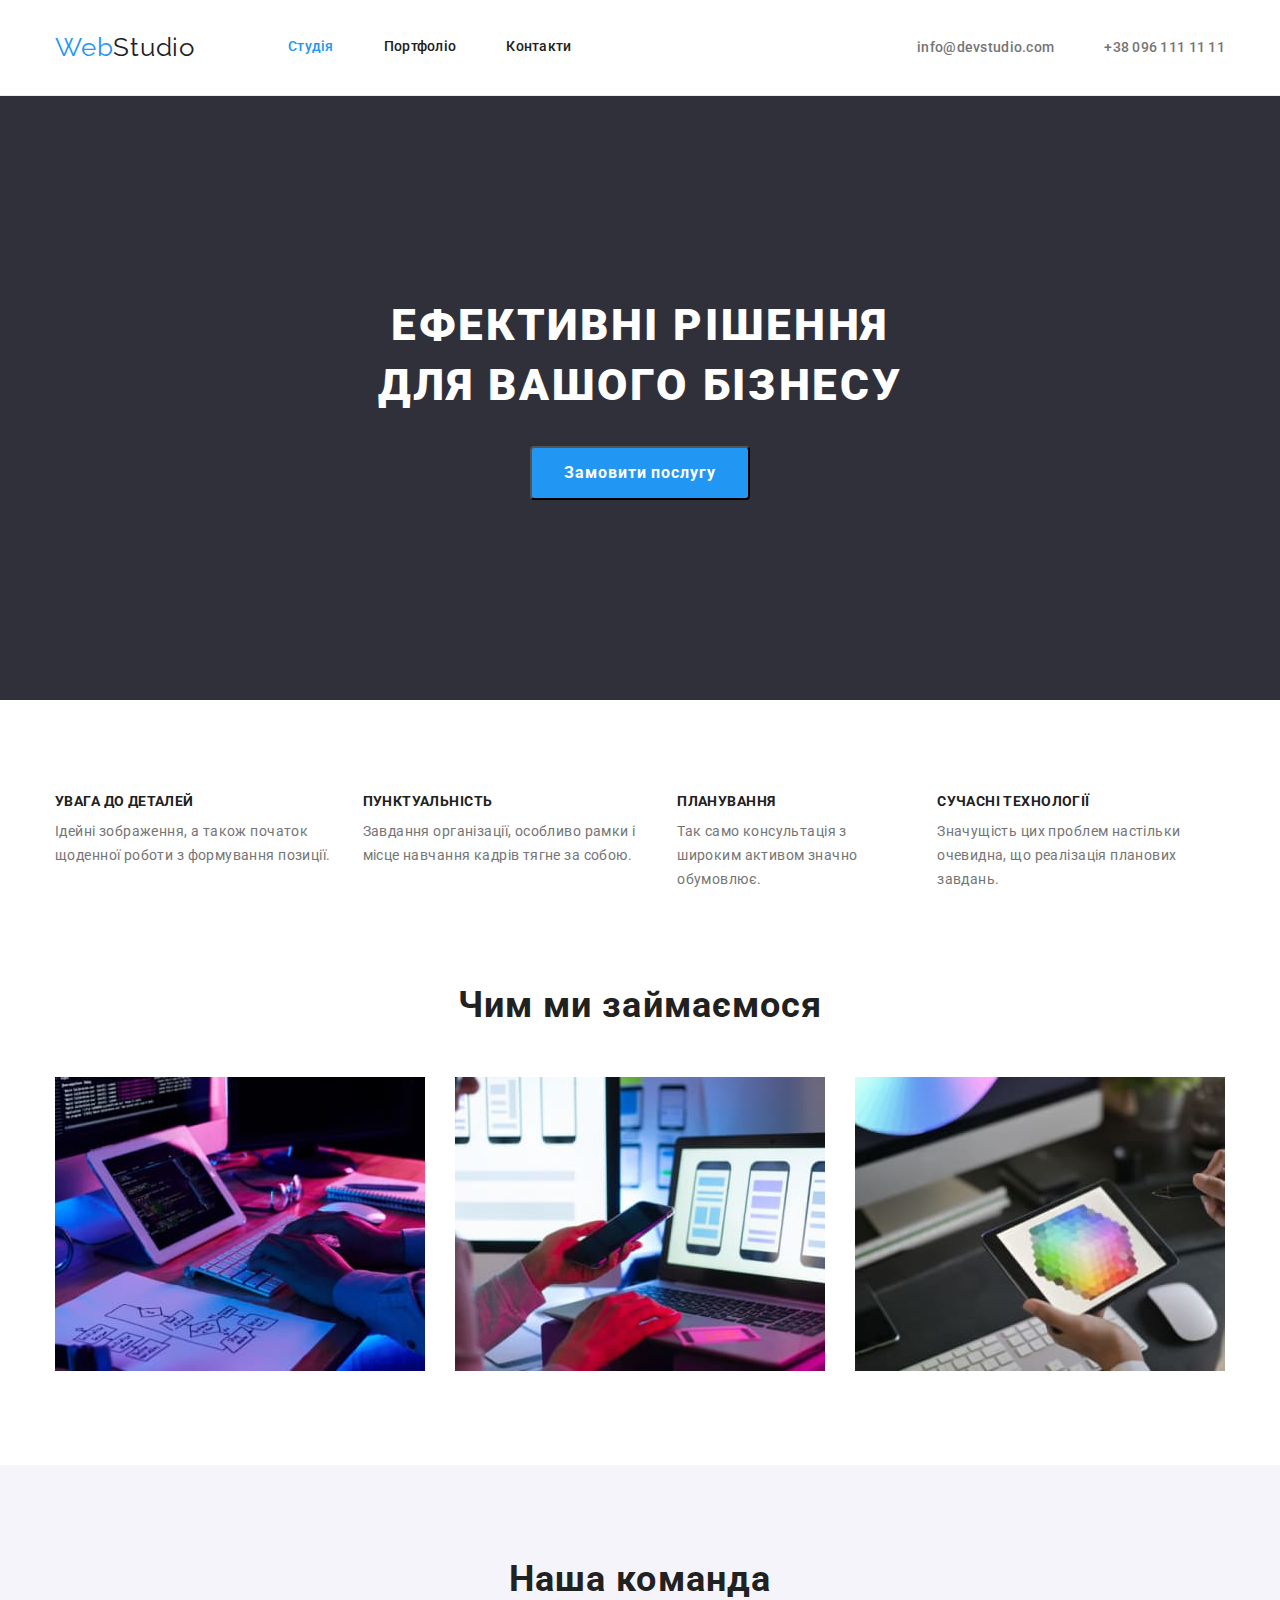
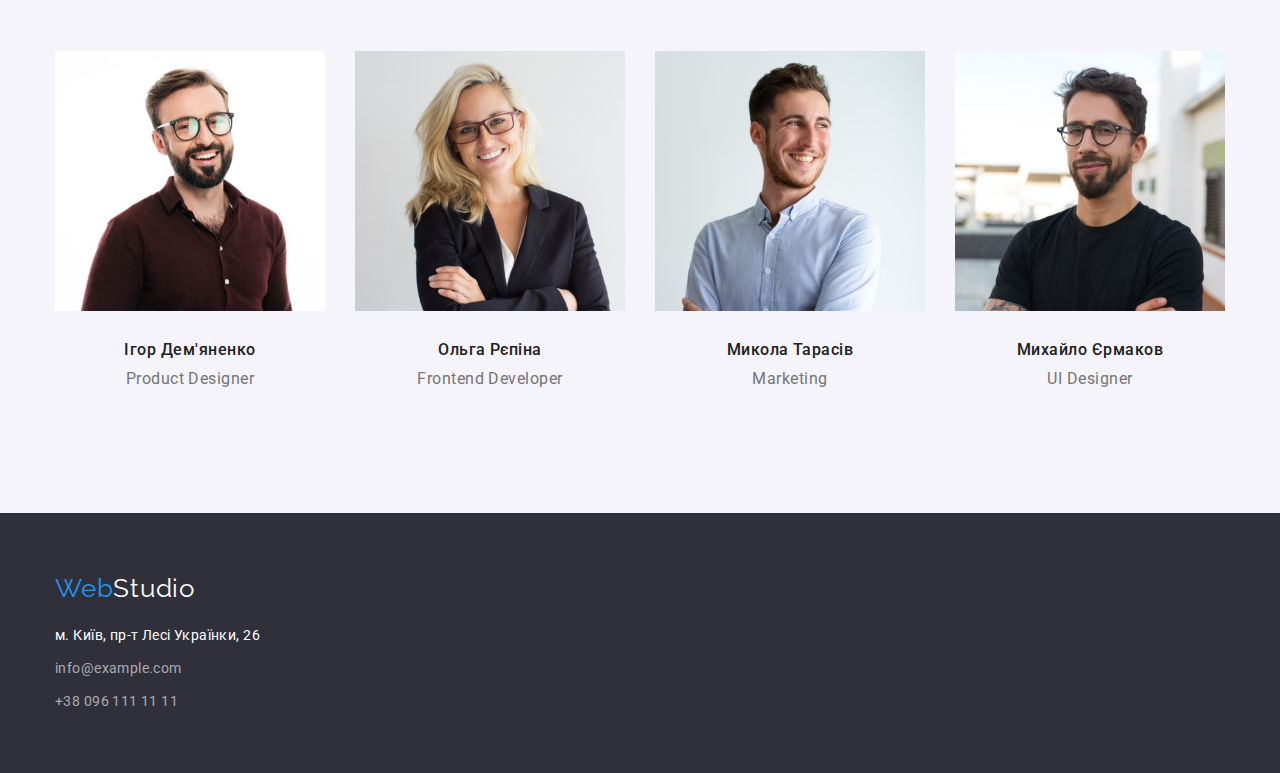
<file: index.html>
<!DOCTYPE html>
<html lang="uk">
  <head>
    <meta charset="UTF-8" />
    <meta http-equiv="X-UA-Compatible" content="IE=edge" />
    <meta name="viewport" content="width=device-width, initial-scale=1.0" />
    <title>Look Up</title>
    <link rel="preconnect" href="https://fonts.googleapis.com" />
    <link rel="preconnect" href="https://fonts.gstatic.com" crossorigin />
    <link
      href="https://fonts.googleapis.com/css2?family=Raleway:wght@700&family=Roboto:wght@400;500;700;900&display=swap"
      rel="stylesheet"
    />
    <link
      rel="stylesheet"
      href="https://cdnjs.cloudflare.com/ajax/libs/modern-normalize/1.1.0/modern-normalize.min.css"
    />
    <link rel="stylesheet" href="./css/styles.css" />
  </head>

  <body class="page">
    <header class="page-header">
      <div class="container container-header">
        <!-- CONTAINER NAV -->
        <nav class="container-nav">
          <!--Логотип сайту-->
          <a href="./" class="logo logo-header">Web<span class="logo-top">Studio</span></a>

          <!--Навігація на інші сайти-->
          <ul class="site-nav">
            <li class="site-nav-item">
              <a href="./index.html" class="site-nav-link current">Студія</a>
            </li>

            <li class="site-nav-item">
              <a href="./portfolio.html" class="site-nav-link">Портфоліо</a>
            </li>

            <li class="site-nav-item"><a href="" class="site-nav-link">Контакти</a></li>
          </ul>
        </nav>

        <!--CONTAINER CONTACT-->
        <ul class="contact container-contact">
          <li class="contact-item">
            <a href="mailto:info@devstudio.com" class="contact-link">info@devstudio.com</a>
          </li>
          <li class="contact-item">
            <a href="tel:+380961111111" class="contact-link">+38 096 111 11 11</a>
          </li>
        </ul>
      </div>
    </header>

    <main>
      <!--Основна секція герой-->
      <section class="hero">
        <div class="container">
          <h1 class="hero-title">Ефективні рішення<br />для вашого бізнесу</h1>
          <button type="button" class="button">Замовити послугу</button>
        </div>
      </section>

      <!--Перелік переваг-->
      <section class="section">
        <div class="container">
          <h2 class="section-title visually-hidden">Наші переваги</h2>
          <ul class="features">
            <li class="features-item">
              <h3 class="features-title">Увага до деталей</h3>
              <p class="features-text">
                Ідейні зображення, а також початок щоденної роботи з формування позиції.
              </p>
            </li>
            <li class="features-item">
              <h3 class="features-title">Пунктуальність</h3>
              <p class="features-text">
                Завдання організації, особливо рамки і місце навчання кадрів тягне за собою.
              </p>
            </li>
            <li class="features-item">
              <h3 class="features-title">Планування</h3>
              <p class="features-text">Так само консультація з широким активом значно обумовлює.</p>
            </li>
            <li class="features-item">
              <h3 class="features-title">Сучасні технології</h3>
              <p class="features-text">
                Значущість цих проблем настільки очевидна, що реалізація планових завдань.
              </p>
            </li>
          </ul>
        </div>
      </section>

      <!--Чим ми займаємося-->
      <section class="section work-section">
        <div class="container">
          <h2 class="section-title">Чим ми займаємося</h2>
          <ul class="work-list">
            <li class="work-item">
              <img src="./images/pic-1-2.jpg" alt="Руки на клавіатурі" width="370" />
            </li>

            <li class="work-item">
              <img src="./images/pic-2-2.jpg" alt="Рука тримає телефон" width="370" />
            </li>

            <li class="work-item">
              <img src="./images/pic-3-2.jpg" alt="Рука тримає планшет" width="370" />
            </li>
          </ul>
        </div>
      </section>

      <!--Наша команда-->
      <section class="section people">
        <div class="container">
          <h2 class="section-title">Наша команда</h2>
          <ul class="team">
            <li class="team-member">
              <img
                src="./images/person-1copy.jpg"
                alt="Усміхнений чоловік в окулярах, що схожий на Сергія Лиховиду"
                width="270"
              />
              <div class="box-title-text">
                <h3 class="team-title">Ігор Дем'яненко</h3>
                <p lang="en" class="team-text">Product Designer</p>
              </div>
            </li>
            <li class="team-member">
              <img src="./images/person-2copy.jpg" alt="Усміхнена жінка в окулярах" width="270" />
              <div class="box-title-text">
                <h3 class="team-title">Ольга Рєпіна</h3>
                <p lang="en" class="team-text">Frontend Developer</p>
              </div>
            </li>
            <li class="team-member">
              <img
                src="./images/person-3copy.jpg"
                alt="Усміхнений чоловік в блакитній сорочці"
                width="270"
              />
              <div class="box-title-text">
                <h3 class="team-title">Микола Тарасів</h3>
                <p lang="en" class="team-text">Marketing</p>
              </div>
            </li>
            <li class="team-member">
              <img
                src="./images/person-4copy.jpg"
                alt="Усміхнений працівник в окулярах і чорній футболці"
                width="270"
              />
              <div class="box-title-text">
                <h3 class="team-title">Михайло Єрмаков</h3>
                <p lang="en" class="team-text">UI Designer</p>
              </div>
            </li>
          </ul>
        </div>
      </section>
    </main>

    <!--Футер-->
    <footer class="page-footer">
      <!--Логотип сайту-->
      <div class="container">
        <a href="./" class="logo">Web<span class="logo-bottom">Studio</span></a>

        <!--Адреса-->
        <address class="address">
          <ul class="address-list">
            <li class="address-item">
              <a href="https://u.to/r9whHA" class="map">м. Київ, пр-т Лесі Українки, 26</a>
            </li>
            <li class="address-item">
              <a href="mailto:info@example.com" class="info">info@example.com</a>
            </li>
            <li class="address-item">
              <a href="tel:+380961111111" class="info">+38 096 111 11 11</a>
            </li>
          </ul>
        </address>
      </div>
    </footer>
  </body>
</html>
</file>
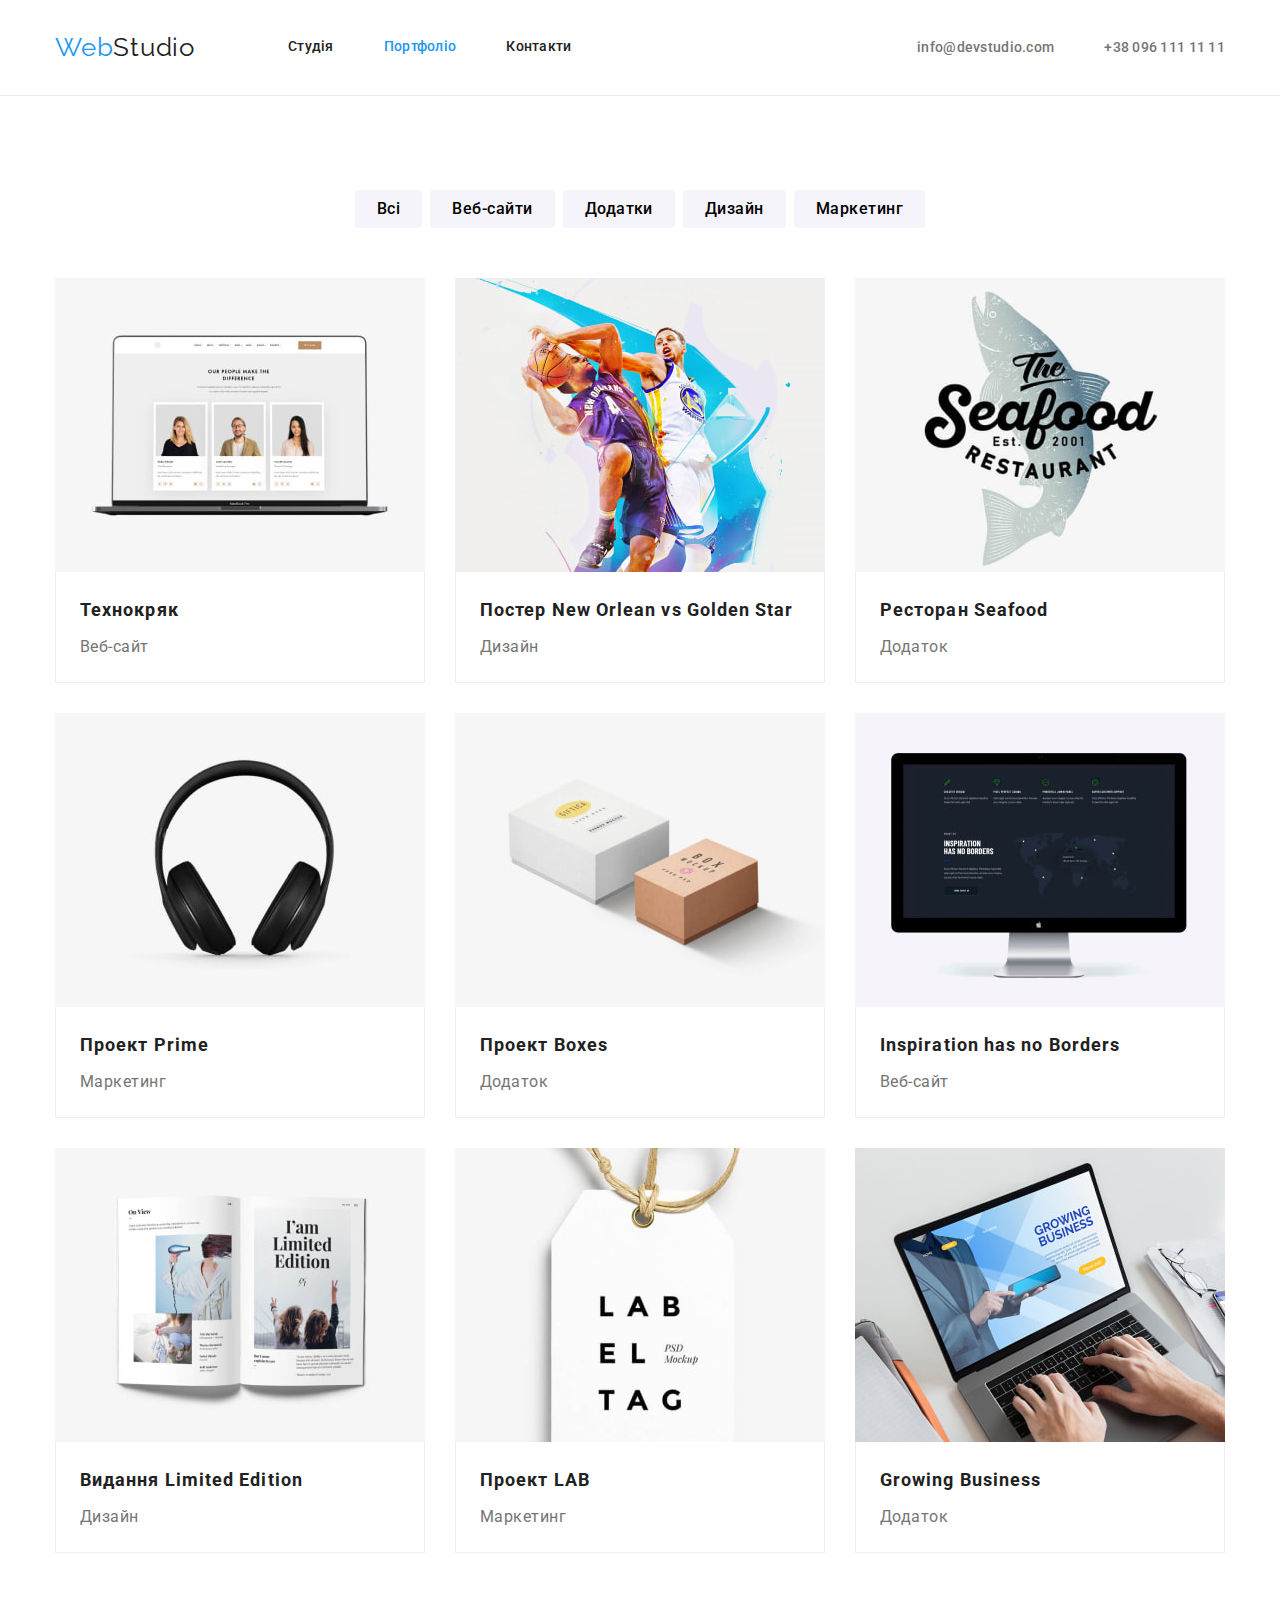
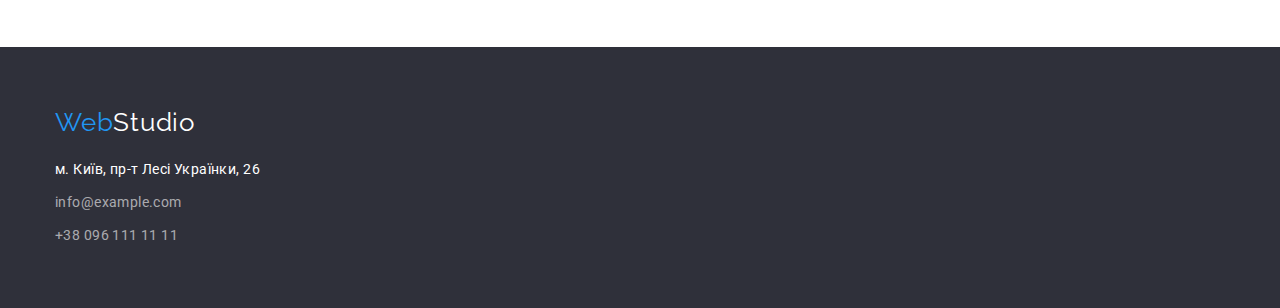
<file: portfolio.html>
<!DOCTYPE html>
<html lang="uk">
  <head>
    <meta charset="UTF-8" />
    <meta http-equiv="X-UA-Compatible" content="IE=edge" />
    <meta name="viewport" content="width=device-width, initial-scale=1.0" />
    <title>Look Up</title>
    <link rel="preconnect" href="https://fonts.googleapis.com" />
    <link rel="preconnect" href="https://fonts.gstatic.com" crossorigin />
    <link
      href="https://fonts.googleapis.com/css2?family=Raleway:wght@700&family=Roboto:wght@400;500;700;900&display=swap"
      rel="stylesheet"
    />
    <link
      rel="stylesheet"
      href="https://cdnjs.cloudflare.com/ajax/libs/modern-normalize/1.1.0/modern-normalize.min.css"
    />
    <link rel="stylesheet" href="./css/styles.css" />
  </head>

  <body class="page">
    <header class="page-header">
      <div class="container container-header">
        <!-- CONTAINER NAV -->
        <nav class="container-nav">
          <!--Логотип сайту-->
          <a href="./" class="logo logo-header">Web<span class="logo-top">Studio</span></a>

          <!--Навігація на інші сайти-->
          <ul class="site-nav">
            <li class="site-nav-item">
              <a href="./index.html" class="site-nav-link">Студія</a>
            </li>

            <li class="site-nav-item">
              <a href="./portfolio.html" class="site-nav-link current">Портфоліо</a>
            </li>

            <li class="site-nav-item"><a href="" class="site-nav-link">Контакти</a></li>
          </ul>
        </nav>

        <!--CONTAINER CONTACT-->
        <ul class="contact container-contact">
          <li class="contact-item">
            <a href="mailto:info@devstudio.com" class="contact-link">info@devstudio.com</a>
          </li>
          <li class="contact-item">
            <a href="tel:+380961111111" class="contact-link">+38 096 111 11 11</a>
          </li>
        </ul>
      </div>
    </header>

    <main>
      <!--Портфоліо-->
      <section class="section">
        <div class="container">
          <h1 class="portfolio-title visually-hidden">Наші проекти</h1>

          <!--Фільтр проектів-->
          <ul class="portfolio-list">
            <li class="portfolio-item"><button type="button" class="portfolio-btn">Всі</button></li>
            <li class="portfolio-item">
              <button type="button" class="portfolio-btn">Веб-сайти</button>
            </li>
            <li class="portfolio-item">
              <button type="button" class="portfolio-btn">Додатки</button>
            </li>
            <li class="portfolio-item">
              <button type="button" class="portfolio-btn">Дизайн</button>
            </li>
            <li class="portfolio-item">
              <button type="button" class="portfolio-btn">Маркетинг</button>
            </li>
          </ul>

          <!--Проекти-->
          <ul class="project-list">
            <li class="project-item">
              <a href=""
                ><img
                  src="./images/portfolio/img-1-1.jpeg"
                  alt="Сайт на моніторі"
                  width="370"
                  height="294"
                />
                <div class="project-title-text">
                  <h2 class="project-title">Технокряк</h2>
                  <p class="project-text">Веб-сайт</p>
                </div></a
              >
            </li>
            <li class="project-item">
              <a href=""
                ><img
                  src="./images/portfolio/img-2-2.jpeg"
                  alt="Постер двох баскетболістів"
                  width="370"
                  height="294"
                />
                <div class="project-title-text">
                  <h2 class="project-title">
                    Постер <span lang="en">New Orlean vs Golden Star</span>
                  </h2>
                  <p class="project-text">Дизайн</p>
                </div></a
              >
            </li>
            <li class="project-item">
              <a href=""
                ><img
                  src="./images/portfolio/img-3-3.jpeg"
                  alt="Емблема ресторану морських продуктів"
                  width="370"
                  height="294"
                />
                <div class="project-title-text">
                  <h2 class="project-title">Ресторан <span lang="en">Seafood</span></h2>
                  <p class="project-text">Додаток</p>
                </div></a
              >
            </li>
            <li class="project-item">
              <a href=""
                ><img
                  src="./images/portfolio/img-4-4.jpeg"
                  alt="Навушники"
                  width="370"
                  height="294"
                />
                <div class="project-title-text">
                  <h2 class="project-title">Проект <span lang="en">Prime</span></h2>
                  <p class="project-text">Маркетинг</p>
                </div></a
              >
            </li>
            <li class="project-item">
              <a href=""
                ><img
                  src="./images/portfolio/img-5-5.jpeg"
                  alt="Дві коробки"
                  width="370"
                  height="294"
                />
                <div class="project-title-text">
                  <h2 class="project-title">Проект <span lang="en">Boxes</span></h2>
                  <p class="project-text">Додаток</p>
                </div></a
              >
            </li>
            <li class="project-item">
              <a href=""
                ><img
                  src="./images/portfolio/img-6-6.jpeg"
                  alt="Екран з темною картинкою"
                  width="370"
                  height="294"
                />
                <div class="project-title-text">
                  <h2 lang="en" class="project-title">Inspiration has no Borders</h2>
                  <p class="project-text">Веб-сайт</p>
                </div></a
              >
            </li>
            <li class="project-item">
              <a href=""
                ><img
                  src="./images/portfolio/img-7-7.jpeg"
                  alt="Відкрита книга"
                  width="370"
                  height="294"
                />
                <div class="project-title-text">
                  <h2 class="project-title">Видання <span lang="en">Limited Edition</span></h2>
                  <p class="project-text">Дизайн</p>
                </div></a
              >
            </li>
            <li class="project-item">
              <a href=""
                ><img src="./images/portfolio/img-8-8.jpeg" alt="Ярлик" width="370" height="294" />
                <div class="project-title-text">
                  <h2 class="project-title">Проект <span lang="en">LAB</span></h2>
                  <p class="project-text">Маркетинг</p>
                </div></a
              >
            </li>
            <li class="project-item">
              <a href=""
                ><img
                  src="./images/portfolio/img-9-9.jpeg"
                  alt="Людина друкує на ноутбуці"
                  width="370"
                  height="294"
                />
                <div class="project-title-text">
                  <h2 class="project-title">Growing Business</h2>
                  <p class="project-text">Додаток</p>
                </div></a
              >
            </li>
          </ul>
        </div>
      </section>
    </main>

    <!--Футер-->
    <footer class="page-footer">
      <!--Логотип сайту-->
      <div class="container">
        <a href="./" class="logo">Web<span class="logo-bottom">Studio</span></a>

        <!--Адреса-->
        <address class="address">
          <ul class="address-list">
            <li class="address-item">
              <a href="https://u.to/r9whHA" class="map">м. Київ, пр-т Лесі Українки, 26</a>
            </li>
            <li class="address-item">
              <a href="mailto:info@example.com" class="info">info@example.com</a>
            </li>
            <li class="address-item">
              <a href="tel:+380961111111" class="info">+38 096 111 11 11</a>
            </li>
          </ul>
        </address>
      </div>
    </footer>
  </body>
</html>
</file>
<file: css/styles.css>
:root {
  --primary-text-color: #757575;
  --title-text-color: #212121;
  --white-color: #ffffff;
  --background-hero-color: #2f303a;
  --accent-color: #2196f3;
  --third-background-color: #f5f4fa;
  --footer-address-color: rgba(255, 255, 255, 0.6);
  --border-bottom-color: #ECECEC;
  --border-portfolio-color: #EEEEEE
}

body {
  background-color: var(--white-color);
  color: var(--primary-text-color);

  font-family: Roboto, sans-serif;
  font-size: 14px;
}

.container {
  width: 1200px;
  margin-left: auto;
  margin-right: auto;
  padding-left: 15px;
  padding-right: 15px;

  /* outline: 2px solid skyblue; */
}

h1, 
h2, 
h3,
h4,
h5,
h6,
p {
  margin: 0;
  padding: 0;
}

.visually-hidden {
  position: absolute;
  white-space: nowrap;
  width: 1px;
  height: 1px;
  overflow: hidden;
  border: 0;
  padding: 0;
  clip: rect(0 0 0 0);
  clip-path: inset(50%);
  margin: -1px;
}

.page-header {
  border-bottom: 1px solid var(--border-bottom-color);
}

/* CONTAINER HEADER */
.container-header {
  display: flex;
  align-items: center;
}

/* CONTAINER NAV */
.container-nav {
  display: flex;
  align-items: center;
}

/* CONTAINER CONTACT */
.container-contact {
  display: flex;
  align-items: center;
  margin-left: auto;
}

/* Логотип сайту */
.logo.logo-header {
  margin-right: 93px;
  padding-top: 32px;
  padding-bottom: 32px;
}

.logo {
  color: var(--accent-color);
  font-family: Raleway, sans-serif;
  font-size: 26px;
  line-height: 1.19;
  letter-spacing: 0.03em;
}

.logo-top {
  color: var(--title-text-color);
}
.logo-bottom {
  color: var(--white-color);
}

.site-nav {
  display: flex;
}

/* SITE NAV ITEM */
.site-nav-item:not(:last-child) {
  margin-right: 50px;
}

/* Навігація на інші сайти */
.site-nav-link {
  display: block;
  padding-top: 32px;
  padding-bottom: 32px;

  color: var(--title-text-color);
  font-weight: 500;
  /* font-size: inherit; */
  line-height: 1.14;
  letter-spacing: 0.02em;
}

.site-nav-link:hover,
.site-nav-link:focus {
  color: var(--accent-color);
}
.site-nav-link.current {
  color: var(--accent-color);
}

/* Контакти */
.contact-item + .contact-item {
  margin-left: 50px;
}
.contact-link {
  padding-top: 32px;
  padding-bottom: 32px;

  color: var(--primary-text-color);
  font-weight: 500;
  line-height: 1.14;
  letter-spacing: 0.02em;
}
.contact-link:hover,
.contact-link:focus {
  color: var(--accent-color);
}

/* Основна секція герой */
.hero-title {
  margin-top: 0;
  margin-bottom: 30px;
  /* outline: 2px solid yellow; */

  color: var(--white-color);
  font-weight: 900;
  font-size: 44px;
  line-height: 1.36;
  letter-spacing: 0.06em;
  text-transform: uppercase;
}
.hero {
  padding-top: 200px;
  padding-bottom: 200px;

  background-color: var(--background-hero-color);
  text-align: center;

}

/* Button */
.button {
  display: inline-block;
  padding: 10px 32px;
  min-width: 200px;
  text-align: center;

  /* margin-bottom: 200px; */

  color: var(--white-color);
  background-color: var(--accent-color);
  cursor: pointer;
  font-family: inherit;
  font-weight: 700;
  font-size: 16px;
  line-height: 1.88;
  /* display: flex; */
  /* align-items: center;
    text-align: center; */
  letter-spacing: 0.06em;

  border-radius: 4px;
  
}

/* Section */
.section {
  padding-top: 94px;
  padding-bottom: 94px;
}

.section-title {
  margin-bottom: 50px;

  color: var(--title-text-color);
  font-size: 36px;
  line-height: 1.16;
  text-align: center;
  letter-spacing: 0.03em;
}

/* Features */
.features {
  display: flex;
}

.features-title {
  margin-bottom: 10px;

  color: var(--title-text-color);
  font-size: 14px;
  line-height: 1.14;
  letter-spacing: 0.03em;
  text-transform: uppercase;
}

.features-item + .features-item {
    margin-left: 30px;
}

.features-text {
  line-height: 1.71;
  letter-spacing: 0.03em;
}

/* Чим ми займаємося*/
.work-section {
  padding-top: 0;
}
.work-list {
  display: flex;
  justify-content: space-around;
}
.work-item + .work-item {
  margin-left: 30px;
}

img {
  display: block;
  min-width: 100%;
  height: auto;
}

/* Наша команда */
.people {
  background-color: var(--third-background-color);
}

.team {
  display: flex;

}

.team-member + .team-member {
  margin-left: 30px;
}

.team-title {
  margin-bottom: 10px;

  color: var(--title-text-color);
  font-weight: 500;
  font-size: 16px;
  line-height: 1.18;
  letter-spacing: 0.03em;
}

.team-text {
  font-size: 16px;
  line-height: 1.18;
  letter-spacing: 0.03em;
}

.box-title-text {
  text-align: center;
  padding-top: 30px;
  padding-bottom: 30px;
}


/* Футер */
.page-footer {
  padding-top: 60px;
  padding-bottom: 60px;
}

.page-footer {
  background-color: var(--background-hero-color);
}

.address {
  margin-top: 20px;
  font-style: normal;
}

.address-list .map {
  color: var(--white-color);

  line-height: 1.71;
  letter-spacing: 0.03em;
}
.address-list .info {
  color: var(--footer-address-color);

  line-height: 1.71;
  letter-spacing: 0.03em;
}

.address-item + .address-item {
  margin-top: 9px;
}

/* ПОРТФОЛІО */

/* Фільтр проектів */
.portfolio-btn {
  padding: 6px 22px;

  font-family: inherit;
  font-weight: 500;
  font-size: 16px;
  line-height: 1.63;
  letter-spacing: 0.03em;
  border: transparent;
  border-radius: 4px;
  background-color: var(--third-background-color);

  cursor: pointer;
}
.portfolio-btn:hover,
.portfolio-btn:focus {
  color: var(--white-color);
  background-color: var(--accent-color);
}

.portfolio-list {
  margin-bottom: 50px;
  display: flex;
  align-items: center;
  justify-content: center;
}

.portfolio-item:not(:last-child) {
  margin-right: 8px;
}

/* Проекти */
.project-list {
  display: flex;
  flex-wrap: wrap;
}

.project-item {
  margin-right: 30px;
  margin-bottom: 30px;
}

.project-item:nth-last-child(-n + 3) {
  margin-bottom: 0;
}

.project-item:nth-child(3n) {
  margin-right: 0;
}

.project-title {
  margin-bottom: 4px;

  color: var(--title-text-color);
  font-size: 18px;
  line-height: 2;
  letter-spacing: 0.06em;
}

.project-text {
  color: var(--primary-text-color);

  font-size: 16px;
  line-height: 1.88;
  letter-spacing: 0.03em;
}

.project-title-text {
  padding: 20px 24px;
  border-right: 1px solid var(--border-portfolio-color);
  border-bottom: 1px solid var(--border-portfolio-color);
  border-left: 1px solid var(--border-portfolio-color);
}

ul {
  padding: 0;
  margin: 0;
  list-style: none;
}

a {
  text-decoration: none;
}
</file>
